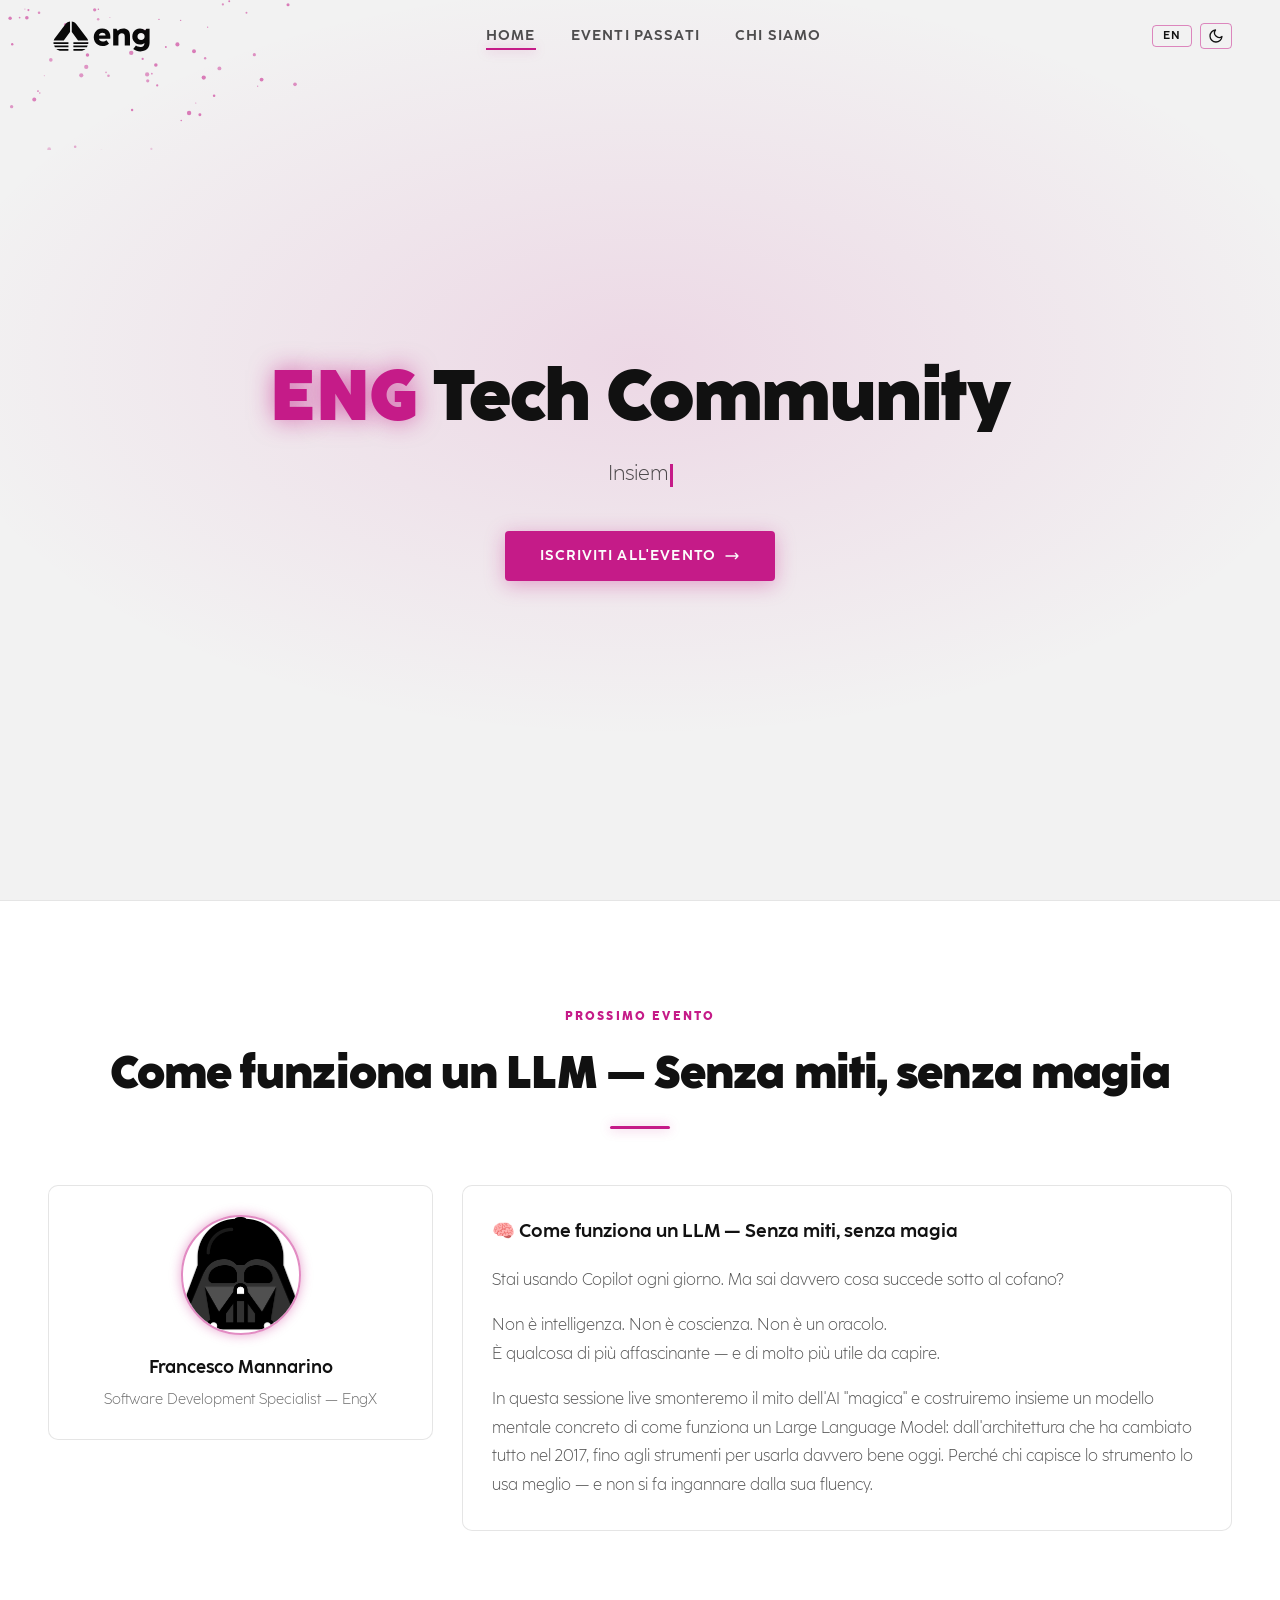
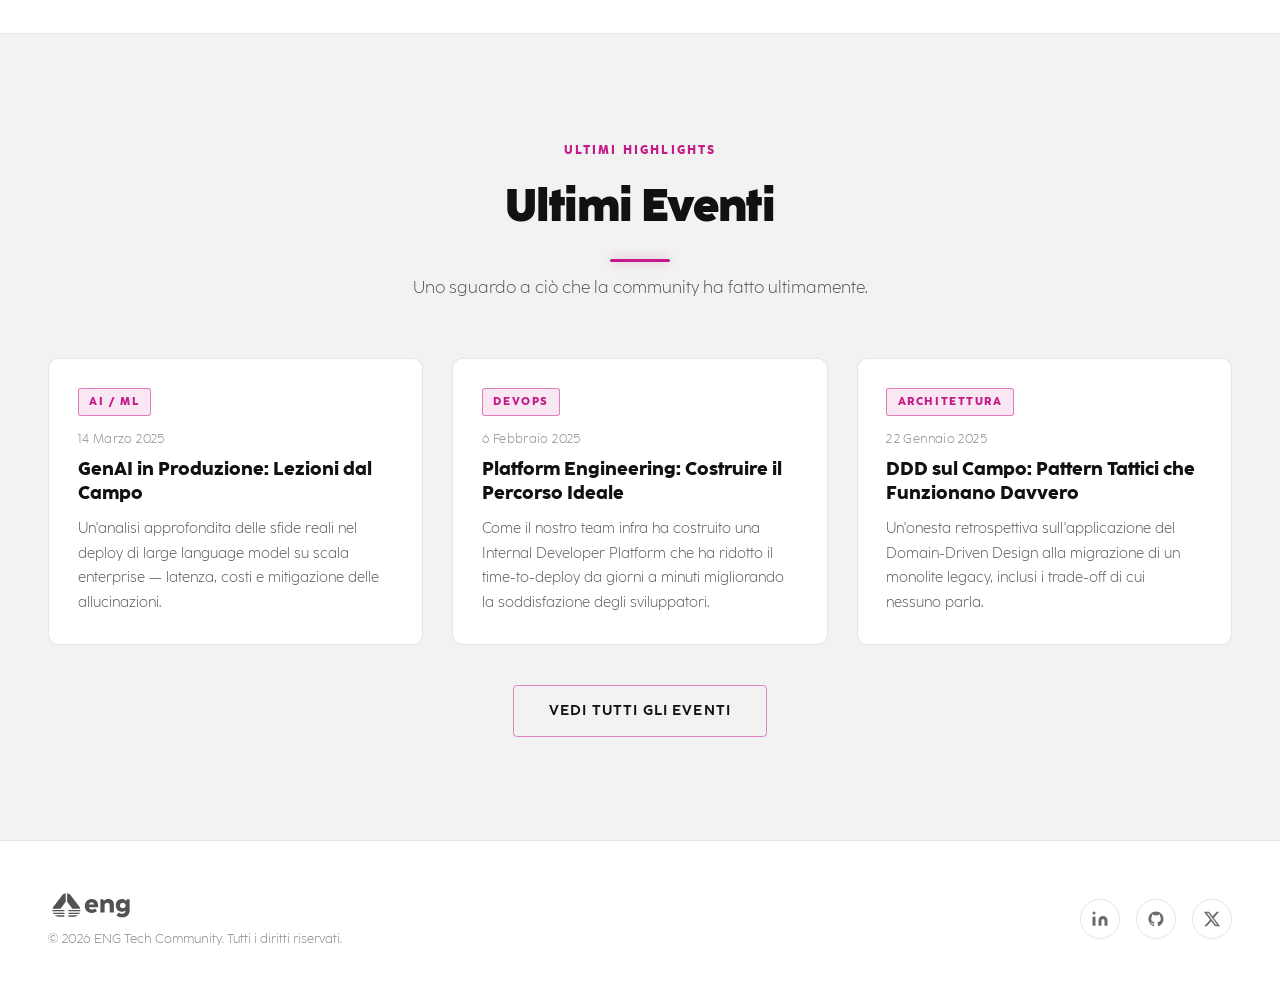
<file: index.html>
<!DOCTYPE html>
<html lang="en">
<head>
  <meta charset="UTF-8" />
  <meta name="viewport" content="width=device-width, initial-scale=1.0" />
  <meta name="description" content="ENG Tech Community — Insieme, eleviamo la tecnologia per renderla più vicina e rilevante, ogni giorno." />
  <title>ENG Tech Community</title>
  <link rel="icon" type="image/svg+xml" href="logo/logo.svg" />
  <link rel="stylesheet" href="css/style.css" />
</head>
<body data-i18n-page="home">

  <!-- ── Page Loader ──────────────────────────────────────── -->
  <div id="page-loader" role="status" aria-label="Loading page">
    <div class="loader-ring"></div>
  </div>

  <!-- ── Mobile Nav Overlay ───────────────────────────────── -->
  <div id="nav-overlay" style="display:none;position:fixed;inset:0;z-index:999;background:rgba(0,0,0,0.5);" aria-hidden="true"></div>

  <!-- ── Navbar ───────────────────────────────────────────── -->
  <header>
    <nav id="navbar" aria-label="Main navigation">
      <div class="nav-container">

        <!-- Logo -->
        <a href="index.html" class="nav-logo" aria-label="ENG Tech Community — Home">
          <img src="logo/logo.svg" alt="ENG Tech Community logo" width="40" height="40" />
        </a>

        <!-- Links -->
        <ul class="nav-links" role="list">
          <li><a href="index.html" data-i18n="nav.home">Home</a></li>
          <li><a href="eventi-passati.html" data-i18n="nav.pastEvents">Past Events</a></li>
          <li><a href="about.html" data-i18n="nav.about">About</a></li>
        </ul>

        <!-- Language + Theme Toggle -->
        <div class="nav-actions">
        <button id="lang-toggle" class="lang-toggle" aria-label="Passa all'italiano" lang="en">EN</button>

        <!-- Theme Toggle -->
        <button id="theme-toggle" class="theme-toggle" aria-label="Switch to light mode">
          <!-- Sun icon (shown in dark mode to switch to light) -->
          <svg id="theme-icon-sun" aria-hidden="true" viewBox="0 0 24 24"><circle cx="12" cy="12" r="5"/><line x1="12" y1="1" x2="12" y2="3"/><line x1="12" y1="21" x2="12" y2="23"/><line x1="4.22" y1="4.22" x2="5.64" y2="5.64"/><line x1="18.36" y1="18.36" x2="19.78" y2="19.78"/><line x1="1" y1="12" x2="3" y2="12"/><line x1="21" y1="12" x2="23" y2="12"/><line x1="4.22" y1="19.78" x2="5.64" y2="18.36"/><line x1="18.36" y1="5.64" x2="19.78" y2="4.22"/></svg>
          <!-- Moon icon (shown in light mode to switch to dark) -->
          <svg id="theme-icon-moon" aria-hidden="true" viewBox="0 0 24 24" style="display:none"><path d="M21 12.79A9 9 0 1 1 11.21 3 7 7 0 0 0 21 12.79z"/></svg>
        </button>
        </div>

        <!-- Hamburger -->
        <button class="hamburger" data-i18n-aria="nav.openMenu" aria-label="Open navigation menu" aria-expanded="false" aria-controls="nav-links">
          <span></span>
          <span></span>
          <span></span>
        </button>

      </div>
    </nav>
  </header>

  <main>

    <!-- ── Hero Section ─────────────────────────────────────── -->
    <section class="hero" aria-label="Hero">
      <!-- Particle canvas background -->
      <canvas id="hero-particles" class="hero-canvas" aria-hidden="true"></canvas>

      <div class="hero-content">
        <!-- <img
          src="logo/logo.svg"
          alt="ENG Tech Community logo"
          class="hero-logo"
          width="160"
          height="160"
          loading="eager"
        /> -->

        <h1 class="hero-title">
          <span class="highlight">ENG</span> Tech&nbsp;Community
        </h1>

        <p class="hero-subtitle">
          <span id="typing-text" data-text="Insieme, eleviamo la tecnologia per renderla più vicina e rilevante, ogni giorno." data-i18n-typing="home.heroTyping"></span>
        </p>

        <div class="hero-cta">
          <a href="https://events.teams.microsoft.com/event/5bf0c3b0-eaec-4e18-bdec-17d5df3f394e@f2d7d6c5-1bee-41ff-9e79-b372a5cce71d" class="btn btn-primary" data-i18n-aria="home.heroCta.aria" aria-label="Iscriviti all'evento" target="_blank" rel="noopener noreferrer">
            <span data-i18n="home.heroCta">Iscriviti all'evento</span>
            <svg xmlns="http://www.w3.org/2000/svg" width="16" height="16" fill="none"
                 viewBox="0 0 24 24" stroke="currentColor" stroke-width="2" aria-hidden="true">
              <path stroke-linecap="round" stroke-linejoin="round" d="M17 8l4 4m0 0l-4 4m4-4H3" />
            </svg>
          </a>
        </div>
      </div>
    </section>

    <!-- ── Prossimo Evento ──────────────────────────────────── -->
    <section class="next-event" aria-labelledby="next-event-heading">
      <div class="section-inner">

        <div class="section-header reveal">
          <span class="section-tag">Prossimo Evento</span>
          <h2 id="next-event-heading" class="section-title">Come funziona un LLM — Senza miti, senza magia</h2>
          <div class="pink-divider"></div>
        </div>

        <div class="next-event-cards reveal-stagger">

          <!-- Speaker card -->
          <article class="card next-event-speaker" aria-label="Speaker dell'evento">
            <div class="speaker-photo-wrap">
              <img class="speaker-avatar" src="logo/avatar.png" alt="Francesco Mannarino" width="80" height="80" />
            </div>
            <h3 class="speaker-name">Francesco Mannarino</h3>
            <p class="speaker-role">Software Development Specialist — EngX</p>
          </article>

          <!-- Description card -->
          <article class="card next-event-desc" aria-label="Descrizione dell'evento">
            <p class="event-desc-headline">🧠 Come funziona un LLM — Senza miti, senza magia</p>
            <p>Stai usando Copilot ogni giorno. Ma sai davvero cosa succede sotto al cofano?</p>
            <p>Non è intelligenza. Non è coscienza. Non è un oracolo.<br />È qualcosa di più affascinante — e di molto più utile da capire.</p>
            <p>In questa sessione live smonteremo il mito dell'AI "magica" e costruiremo insieme un modello mentale concreto di come funziona un Large Language Model: dall'architettura che ha cambiato tutto nel 2017, fino agli strumenti per usarla davvero bene oggi. Perché chi capisce lo strumento lo usa meglio — e non si fa ingannare dalla sua fluency.</p>
          </article>

        </div>

      </div>
    </section>

    <!-- ── Latest Events ──────────────────────────────────── -->
    <section aria-labelledby="latest-events-heading">
      <div class="section-inner">

        <div class="section-header reveal">
          <span class="section-tag" data-i18n="home.latestTag">Recent Highlights</span>
          <h2 id="latest-events-heading" class="section-title" data-i18n="home.latestTitle">Latest Events</h2>
          <div class="pink-divider"></div>
          <p class="section-desc" data-i18n="home.latestDesc">
            A glimpse at what the community has been up to lately.
          </p>
        </div>

        <div class="card-grid reveal-stagger">

          <!-- Card 1 -->
          <article class="card" data-i18n-aria="home.card1.aria" aria-label="Event: GenAI in Production">
            <span class="card-tag" data-i18n="home.card1.tag">AI / ML</span>
            <p class="card-date" data-i18n="home.card1.date">March 14, 2025</p>
            <h3 class="card-title" data-i18n="home.card1.title">GenAI in Production: Lessons from the Trenches</h3>
            <p class="card-desc" data-i18n="home.card1.desc">
              A deep dive into real-world challenges when deploying large language models
              at enterprise scale — latency, cost, and hallucination mitigation.
            </p>
          </article>

          <!-- Card 2 -->
          <article class="card" data-i18n-aria="home.card2.aria" aria-label="Event: Platform Engineering">
            <span class="card-tag" data-i18n="home.card2.tag">DevOps</span>
            <p class="card-date" data-i18n="home.card2.date">February 6, 2025</p>
            <h3 class="card-title" data-i18n="home.card2.title">Platform Engineering: Building the Golden Path</h3>
            <p class="card-desc" data-i18n="home.card2.desc">
              How our infra team built an Internal Developer Platform that reduced
              time-to-deploy from days to minutes and improved developer happiness.
            </p>
          </article>

          <!-- Card 3 -->
          <article class="card" data-i18n-aria="home.card3.aria" aria-label="Event: Domain-Driven Design">
            <span class="card-tag" data-i18n="home.card3.tag">Architecture</span>
            <p class="card-date" data-i18n="home.card3.date">January 22, 2025</p>
            <h3 class="card-title" data-i18n="home.card3.title">DDD in the Wild: Tactical Patterns That Actually Work</h3>
            <p class="card-desc" data-i18n="home.card3.desc">
              An honest retrospective on applying Domain-Driven Design to a legacy
              monolith migration, including the trade-offs nobody talks about.
            </p>
          </article>

        </div>

        <div style="text-align:center;margin-top:2.5rem;" class="reveal">
          <a href="eventi-passati.html" class="btn btn-outline" data-i18n-aria="home.seeAll.aria" aria-label="See all past events">
            <span data-i18n="home.seeAll">See All Events</span>
          </a>
        </div>

      </div>
    </section>

  </main>

  <!-- ── Footer ───────────────────────────────────────────── -->
  <footer>
    <div class="footer-inner">

      <div class="footer-brand">
        <a href="index.html" aria-label="ENG Tech Community home">
          <img src="logo/logo.svg" alt="ENG Tech Community" loading="lazy" />
        </a>
        <p data-i18n="footer.copy">&copy; 2026 ENG Tech Community. All rights reserved.</p>
      </div>

      <nav aria-label="Social links">
        <ul class="footer-social" role="list">
          <li>
            <a href="#" class="social-link" aria-label="LinkedIn">
              <svg xmlns="http://www.w3.org/2000/svg" width="18" height="18" viewBox="0 0 24 24"
                   fill="currentColor" aria-hidden="true">
                <path d="M16 8a6 6 0 016 6v7h-4v-7a2 2 0 00-2-2 2 2 0 00-2 2v7h-4v-7a6 6 0 016-6zM2 9h4v12H2z"/>
                <circle cx="4" cy="4" r="2"/>
              </svg>
            </a>
          </li>
          <li>
            <a href="#" class="social-link" aria-label="GitHub">
              <svg xmlns="http://www.w3.org/2000/svg" width="18" height="18" viewBox="0 0 24 24"
                   fill="currentColor" aria-hidden="true">
                <path d="M12 2C6.477 2 2 6.484 2 12.017c0 4.425 2.865 8.18 6.839 9.504.5.092.682-.217.682-.483
                0-.237-.008-.868-.013-1.703-2.782.605-3.369-1.343-3.369-1.343-.454-1.158-1.11-1.466-1.11-1.466
                -.908-.62.069-.608.069-.608 1.003.07 1.531 1.032 1.531 1.032.892 1.53 2.341 1.088 2.91.832
                .092-.647.35-1.088.636-1.338-2.22-.253-4.555-1.113-4.555-4.951 0-1.093.39-1.988 1.029-2.688
                -.103-.253-.446-1.272.098-2.65 0 0 .84-.27 2.75 1.026A9.564 9.564 0 0112 6.844c.85.004 1.705.115
                2.504.337 1.909-1.296 2.747-1.027 2.747-1.027.546 1.379.202 2.398.1 2.651.64.7 1.028 1.595
                1.028 2.688 0 3.848-2.339 4.695-4.566 4.943.359.309.678.92.678 1.855 0 1.338-.012 2.419-.012
                2.747 0 .268.18.58.688.482A10.019 10.019 0 0022 12.017C22 6.484 17.522 2 12 2z"/>
              </svg>
            </a>
          </li>
          <li>
            <a href="#" class="social-link" aria-label="Twitter / X">
              <svg xmlns="http://www.w3.org/2000/svg" width="18" height="18" viewBox="0 0 24 24"
                   fill="currentColor" aria-hidden="true">
                <path d="M18.244 2.25h3.308l-7.227 8.26 8.502 11.24H16.17l-5.214-6.817L4.99 21.75H1.68
                l7.73-8.835L1.254 2.25H8.08l4.713 6.231zm-1.161 17.52h1.833L7.084 4.126H5.117z"/>
              </svg>
            </a>
          </li>
        </ul>
      </nav>

    </div>
  </footer>

  <script src="js/i18n.js"></script>
  <script src="js/main.js"></script>
</body>
</html>
</file>
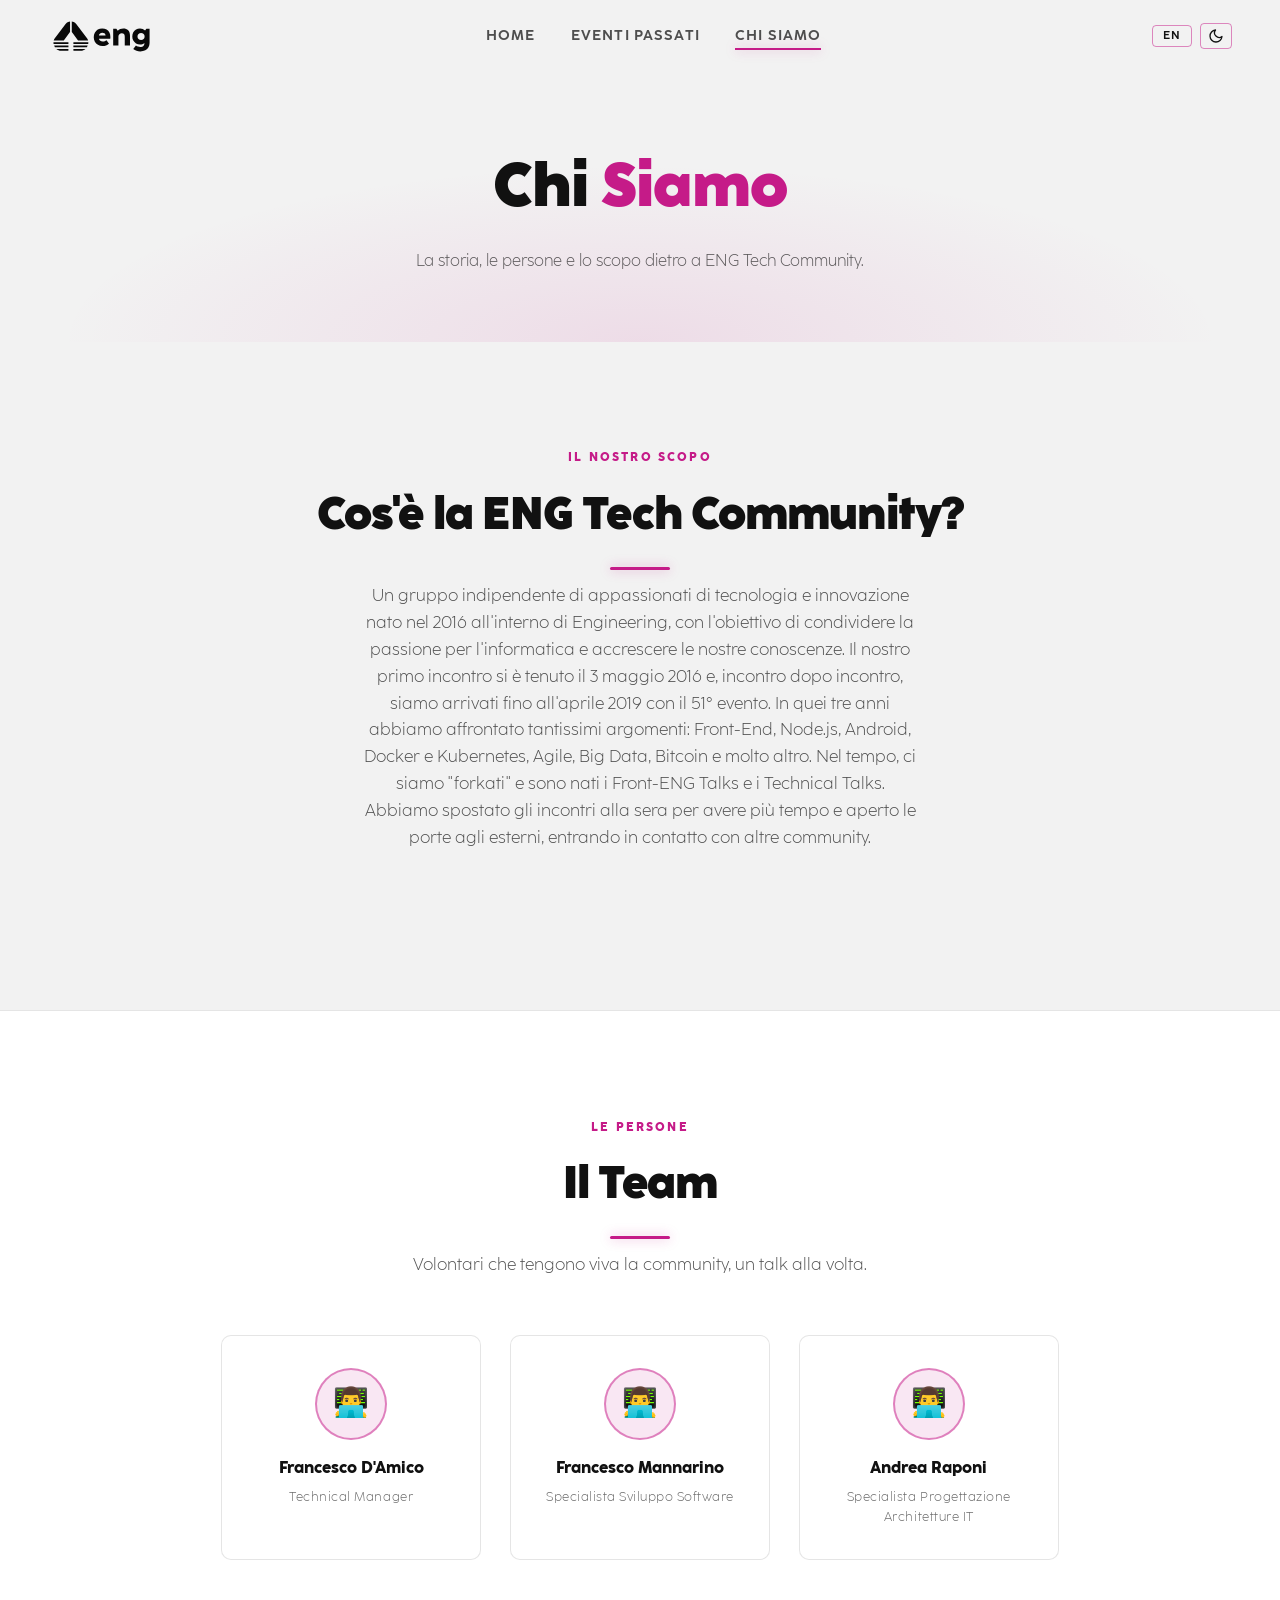
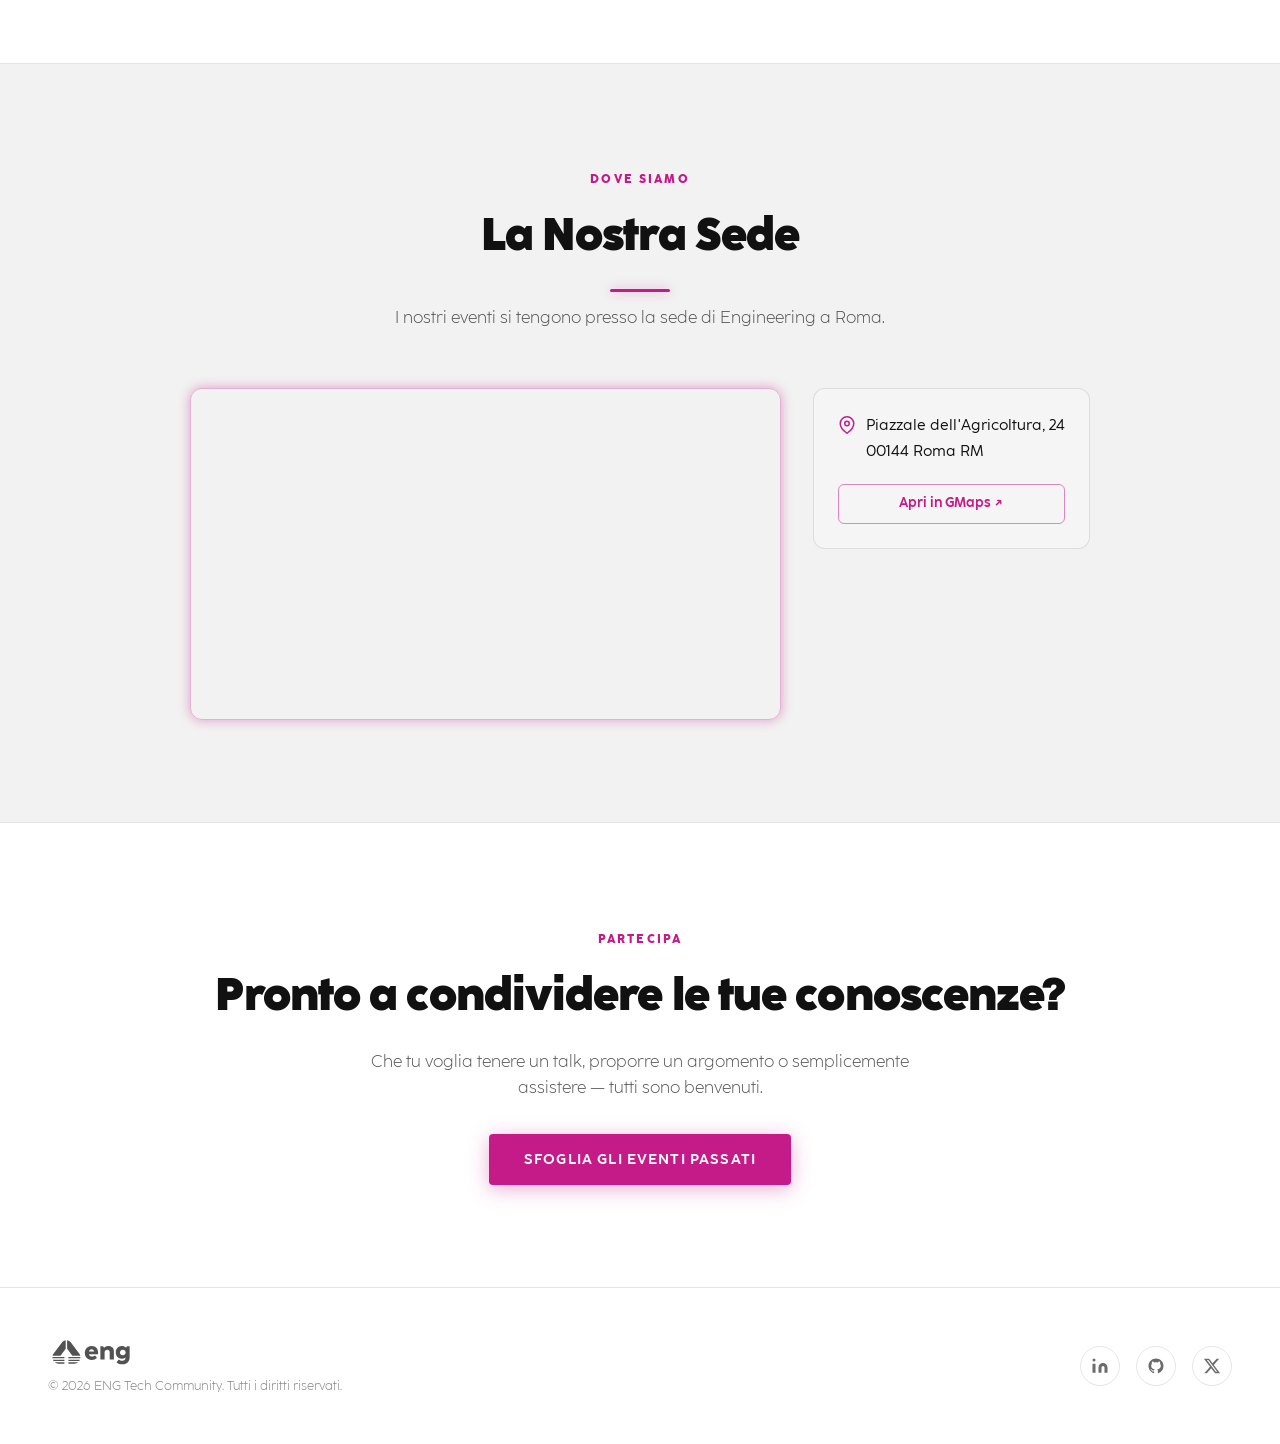
<file: about.html>
<!DOCTYPE html>
<html lang="en">
<head>
  <meta charset="UTF-8" />
  <meta name="viewport" content="width=device-width, initial-scale=1.0" />
  <meta name="description" content="About ENG Tech Community — our mission, vision, team and story." />
  <title>About — ENG Tech Community</title>
  <link rel="icon" type="image/svg+xml" href="logo/logo.svg" />
  <link rel="stylesheet" href="css/style.css" />
</head>
<body data-i18n-page="about">

  <!-- ── Page Loader ──────────────────────────────────────── -->
  <div id="page-loader" role="status" aria-label="Loading page">
    <div class="loader-ring"></div>
  </div>

  <!-- ── Mobile Nav Overlay ───────────────────────────────── -->
  <div id="nav-overlay" style="display:none;position:fixed;inset:0;z-index:999;background:rgba(0,0,0,0.5);" aria-hidden="true"></div>

  <!-- ── Navbar ───────────────────────────────────────────── -->
  <header>
    <nav id="navbar" aria-label="Main navigation">
      <div class="nav-container">
        <a href="index.html" class="nav-logo" aria-label="ENG Tech Community — Home">
          <img src="logo/logo.svg" alt="ENG Tech Community logo" width="40" height="40" />
        </a>
        <ul class="nav-links" role="list">
          <li><a href="index.html" data-i18n="nav.home">Home</a></li>
          <li><a href="eventi-passati.html" data-i18n="nav.pastEvents">Past Events</a></li>
          <li><a href="about.html" data-i18n="nav.about">About</a></li>
        </ul>
        <!-- Language + Theme Toggle -->
        <div class="nav-actions">
        <button id="lang-toggle" class="lang-toggle" aria-label="Passa all'italiano" lang="en">EN</button>
        <!-- Theme Toggle -->
        <button id="theme-toggle" class="theme-toggle" aria-label="Switch to light mode">
          <svg id="theme-icon-sun" aria-hidden="true" viewBox="0 0 24 24"><circle cx="12" cy="12" r="5"/><line x1="12" y1="1" x2="12" y2="3"/><line x1="12" y1="21" x2="12" y2="23"/><line x1="4.22" y1="4.22" x2="5.64" y2="5.64"/><line x1="18.36" y1="18.36" x2="19.78" y2="19.78"/><line x1="1" y1="12" x2="3" y2="12"/><line x1="21" y1="12" x2="23" y2="12"/><line x1="4.22" y1="19.78" x2="5.64" y2="18.36"/><line x1="18.36" y1="5.64" x2="19.78" y2="4.22"/></svg>
          <svg id="theme-icon-moon" aria-hidden="true" viewBox="0 0 24 24" style="display:none"><path d="M21 12.79A9 9 0 1 1 11.21 3 7 7 0 0 0 21 12.79z"/></svg>
        </button>
        </div>
        <button class="hamburger" data-i18n-aria="nav.openMenu" aria-label="Open navigation menu" aria-expanded="false">
          <span></span><span></span><span></span>
        </button>
      </div>
    </nav>
  </header>

  <main>

    <!-- ── Page Hero ────────────────────────────────────────── -->
    <section class="page-hero" aria-label="Page header">
      <div class="page-hero-content">
        <h1 class="page-hero-title" data-i18n-html="about.heroTitle">Who <span style="color:var(--eng-tech-pink);">We Are</span></h1>
        <p class="page-hero-sub" data-i18n="about.heroSub">The story, the people and the purpose behind ENG Tech Community.</p>
      </div>
    </section>

    <!-- ── Mission / Vision ─────────────────────────────────── -->
    <section aria-labelledby="mission-heading">
      <div class="section-inner">

        <div class="section-header reveal">
          <span class="section-tag" data-i18n="about.purposeTag">Our Purpose</span>
          <h2 id="mission-heading" class="section-title" data-i18n="about.missionTitle">What is ENG Tech Community?</h2>
          <div class="pink-divider"></div>
          <p class="section-desc" data-i18n="about.missionDesc">
            An independent group of technology and innovation enthusiasts born in 2016 within Engineering.
          </p>
        </div>

      </div>
    </section>

    <!-- ── Team Placeholder ──────────────────────────────────── -->
    <section style="background:var(--eng-surface);border-top:1px solid var(--eng-border);border-bottom:1px solid var(--eng-border);"
             aria-labelledby="team-heading">
      <div class="section-inner">

        <div class="section-header reveal">
          <span class="section-tag" data-i18n="about.teamTag">The People</span>
          <h2 id="team-heading" class="section-title" data-i18n="about.teamTitle">Meet the Team</h2>
          <div class="pink-divider"></div>
          <p class="section-desc" data-i18n="about.teamDesc">
            Volunteers who keep the community alive, one talk at a time.
          </p>
        </div>

        <div class="team-grid reveal-stagger">

          <div class="team-card">
            <div class="team-avatar" aria-hidden="true">👨‍💻</div>
            <p class="team-name">Francesco D'Amico</p>
            <p class="team-role" data-i18n="about.role.technicalManager">Technical Manager</p>
          </div>

          <div class="team-card">
            <div class="team-avatar" aria-hidden="true">👨‍💻</div>
            <p class="team-name">Francesco Mannarino</p>
            <p class="team-role" data-i18n="about.role.softwareDevSpecialist">Software Development Specialist</p>
          </div>

          <div class="team-card">
            <div class="team-avatar" aria-hidden="true">👨‍💻</div>
            <p class="team-name">Andrea Raponi</p>
            <p class="team-role" data-i18n="about.role.itArchDesignSpecialist">IT Architecture Design Specialist</p>
          </div>

        </div>

      </div>
    </section>

    <!-- ── Dove Siamo ───────────────────────────────────────── -->
    <section aria-labelledby="location-heading">
      <div class="section-inner">

        <div class="section-header reveal">
          <span class="section-tag" data-i18n="about.locationTag">Where We Are</span>
          <h2 id="location-heading" class="section-title" data-i18n="about.locationTitle">Find Us</h2>
          <div class="pink-divider"></div>
          <p class="section-desc" data-i18n="about.locationDesc">
            Our events are held at the Engineering headquarters in Rome.
          </p>
        </div>

        <div class="location-wrap reveal">
          <div class="location-map">
            <iframe
              title="ENG Tech Community — sede di Roma"
              src="https://www.openstreetmap.org/export/embed.html?bbox=12.469055950641634%2C41.83624633156907%2C12.473921477794649%2C41.83846450721074&amp;layer=mapnik&amp;marker=41.837355%2C12.471488"
              loading="lazy"
              allowfullscreen
              aria-label="Mappa OpenStreetMap della sede ENG, Piazzale dell'Agricoltura 24, Roma"></iframe>
          </div>
          <div class="location-info">
            <p class="location-address">
              <svg xmlns="http://www.w3.org/2000/svg" width="18" height="18" viewBox="0 0 24 24"
                   fill="none" stroke="currentColor" stroke-width="2" stroke-linecap="round"
                   stroke-linejoin="round" aria-hidden="true">
                <path d="M21 10c0 7-9 13-9 13s-9-6-9-13a9 9 0 0 1 18 0z"/><circle cx="12" cy="10" r="3"/>
              </svg>
              Piazzale dell'Agricoltura, 24<br />00144 Roma RM
            </p>
            <a class="location-open-map"
               href="https://maps.app.goo.gl/8W8DghS6UiJZtnSo8"
               target="_blank"
               rel="noopener noreferrer"
               data-i18n="about.locationOpenMap"
               aria-label="Apri la mappa in Google Maps (nuova scheda)">
              Open in GMaps ↗
            </a>
          </div>
        </div>

      </div>
    </section>

    <!-- ── CTA Banner ────────────────────────────────────────── -->
    <section style="background:var(--eng-surface);border-top:1px solid var(--eng-border);"
             aria-label="Call to action">
      <div class="section-inner" style="text-align:center;">
        <div class="reveal">
          <span class="section-tag" data-i18n="about.ctaTag">Get Involved</span>
          <h2 class="section-title" style="margin-bottom:1rem;" data-i18n="about.ctaTitle">Ready to share your knowledge?</h2>
          <p class="section-desc" style="margin-bottom:2rem;" data-i18n="about.ctaDesc">
            Whether you want to give a talk, propose a topic or just attend —
            everyone is welcome.
          </p>
          <a href="eventi-passati.html" class="btn btn-primary" data-i18n-aria="about.ctaBtn.aria" aria-label="Browse past events">
            <span data-i18n="about.ctaBtn">Browse Past Events</span>
          </a>
        </div>
      </div>
    </section>

  </main>

  <!-- ── Footer ───────────────────────────────────────────── -->
  <footer>
    <div class="footer-inner">
      <div class="footer-brand">
        <a href="index.html" aria-label="ENG Tech Community home">
          <img src="logo/logo.svg" alt="ENG Tech Community" loading="lazy" />
        </a>
        <p data-i18n="footer.copy">&copy; 2026 ENG Tech Community. All rights reserved.</p>
      </div>
      <nav aria-label="Social links">
        <ul class="footer-social" role="list">
          <li>
            <a href="#" class="social-link" aria-label="LinkedIn">
              <svg xmlns="http://www.w3.org/2000/svg" width="18" height="18" viewBox="0 0 24 24"
                   fill="currentColor" aria-hidden="true">
                <path d="M16 8a6 6 0 016 6v7h-4v-7a2 2 0 00-2-2 2 2 0 00-2 2v7h-4v-7a6 6 0 016-6zM2 9h4v12H2z"/>
                <circle cx="4" cy="4" r="2"/>
              </svg>
            </a>
          </li>
          <li>
            <a href="#" class="social-link" aria-label="GitHub">
              <svg xmlns="http://www.w3.org/2000/svg" width="18" height="18" viewBox="0 0 24 24"
                   fill="currentColor" aria-hidden="true">
                <path d="M12 2C6.477 2 2 6.484 2 12.017c0 4.425 2.865 8.18 6.839 9.504.5.092.682-.217.682-.483
                0-.237-.008-.868-.013-1.703-2.782.605-3.369-1.343-3.369-1.343-.454-1.158-1.11-1.466-1.11-1.466
                -.908-.62.069-.608.069-.608 1.003.07 1.531 1.032 1.531 1.032.892 1.53 2.341 1.088 2.91.832
                .092-.647.35-1.088.636-1.338-2.22-.253-4.555-1.113-4.555-4.951 0-1.093.39-1.988 1.029-2.688
                -.103-.253-.446-1.272.098-2.65 0 0 .84-.27 2.75 1.026A9.564 9.564 0 0112 6.844c.85.004 1.705.115
                2.504.337 1.909-1.296 2.747-1.027 2.747-1.027.546 1.379.202 2.398.1 2.651.64.7 1.028 1.595
                1.028 2.688 0 3.848-2.339 4.695-4.566 4.943.359.309.678.92.678 1.855 0 1.338-.012 2.419-.012
                2.747 0 .268.18.58.688.482A10.019 10.019 0 0022 12.017C22 6.484 17.522 2 12 2z"/>
              </svg>
            </a>
          </li>
          <li>
            <a href="#" class="social-link" aria-label="Twitter / X">
              <svg xmlns="http://www.w3.org/2000/svg" width="18" height="18" viewBox="0 0 24 24"
                   fill="currentColor" aria-hidden="true">
                <path d="M18.244 2.25h3.308l-7.227 8.26 8.502 11.24H16.17l-5.214-6.817L4.99 21.75H1.68
                l7.73-8.835L1.254 2.25H8.08l4.713 6.231zm-1.161 17.52h1.833L7.084 4.126H5.117z"/>
              </svg>
            </a>
          </li>
        </ul>
      </nav>
    </div>
  </footer>

  <script src="js/i18n.js"></script>
  <script src="js/main.js"></script>
</body>
</html>
</file>
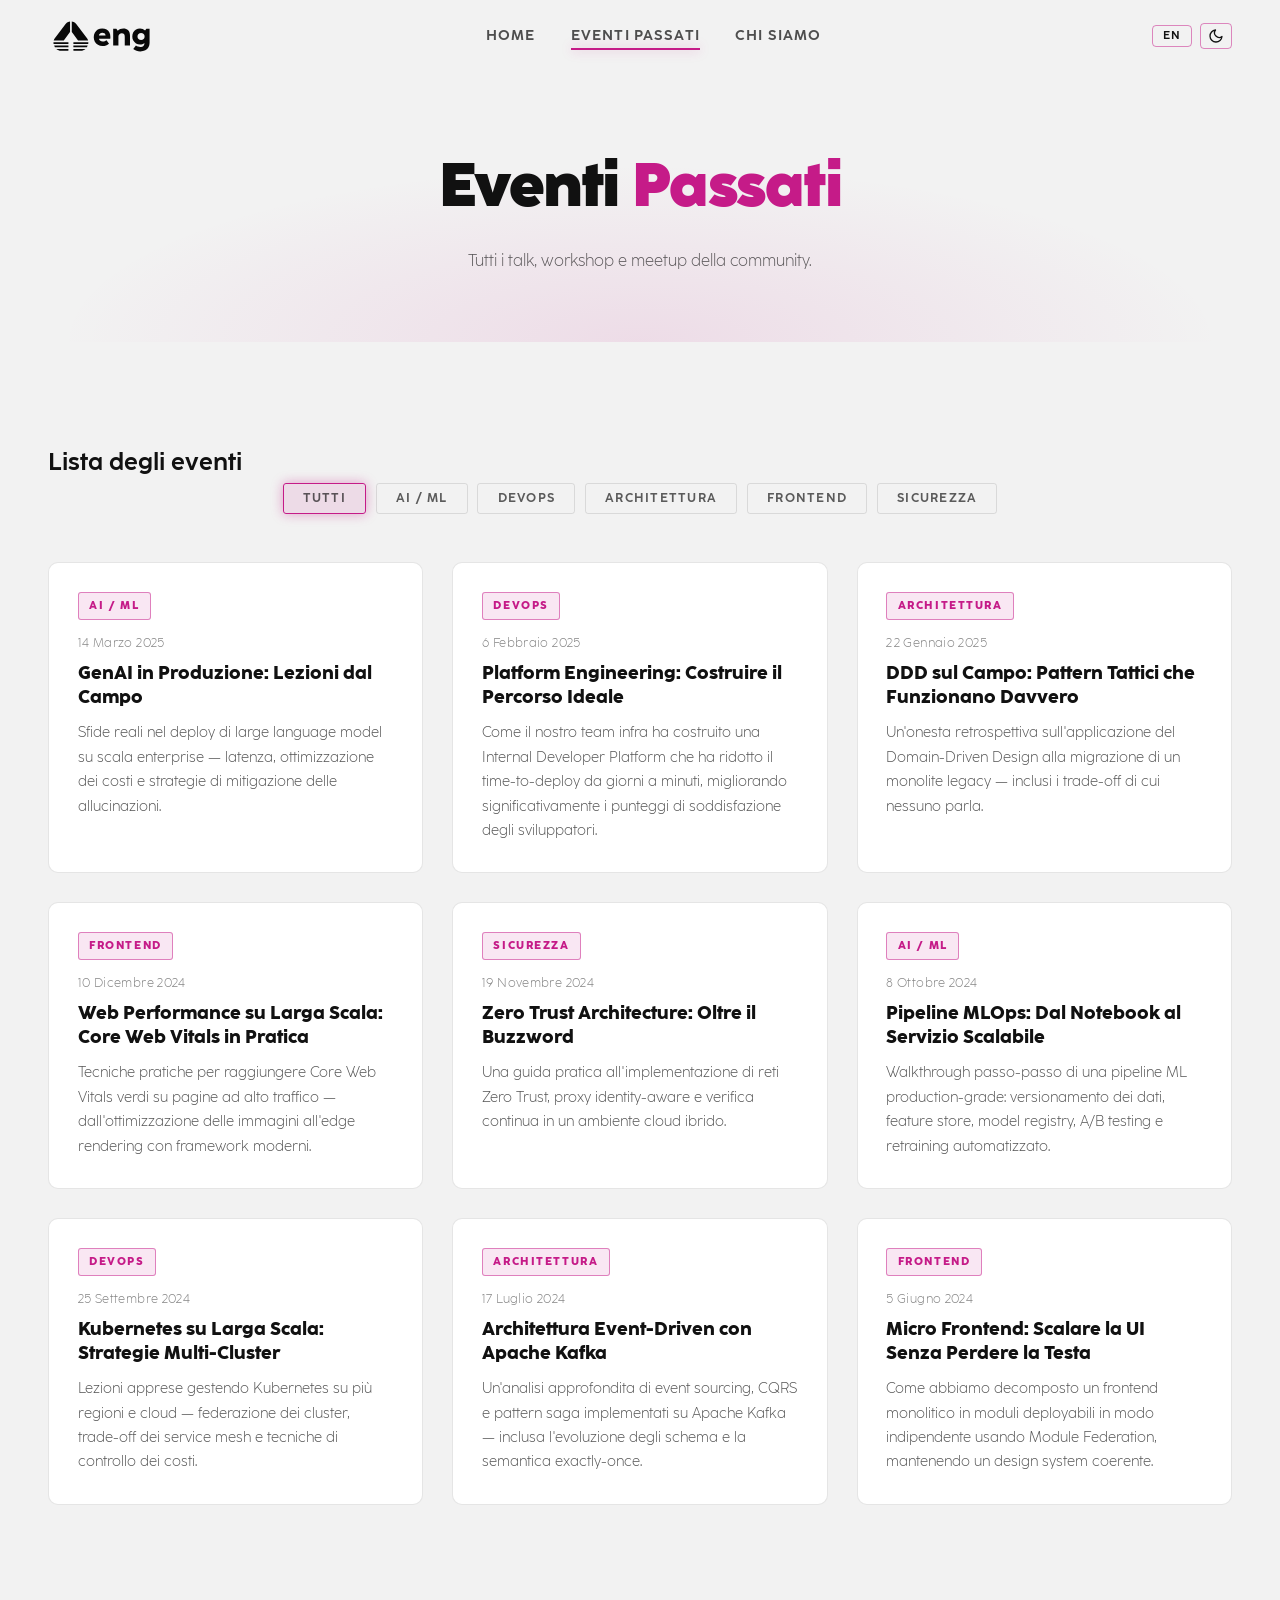
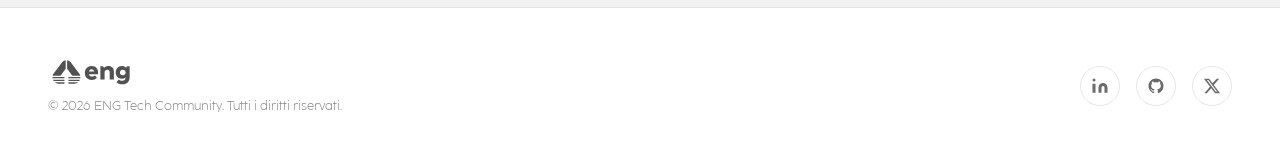
<file: eventi-passati.html>
<!DOCTYPE html>
<html lang="en">
<head>
  <meta charset="UTF-8" />
  <meta name="viewport" content="width=device-width, initial-scale=1.0" />
  <meta name="description" content="ENG Tech Community — Browse all past events, talks and workshops." />
  <title>Past Events — ENG Tech Community</title>
  <link rel="icon" type="image/svg+xml" href="logo/logo.svg" />
  <link rel="stylesheet" href="css/style.css" />
</head>
<body data-i18n-page="events">

  <!-- ── Page Loader ──────────────────────────────────────── -->
  <div id="page-loader" role="status" aria-label="Loading page">
    <div class="loader-ring"></div>
  </div>

  <!-- ── Mobile Nav Overlay ───────────────────────────────── -->
  <div id="nav-overlay" style="display:none;position:fixed;inset:0;z-index:999;background:rgba(0,0,0,0.5);" aria-hidden="true"></div>

  <!-- ── Navbar ───────────────────────────────────────────── -->
  <header>
    <nav id="navbar" aria-label="Main navigation">
      <div class="nav-container">
        <a href="index.html" class="nav-logo" aria-label="ENG Tech Community — Home">
          <img src="logo/logo.svg" alt="ENG Tech Community logo" width="40" height="40" />
        </a>
        <ul class="nav-links" role="list">
          <li><a href="index.html" data-i18n="nav.home">Home</a></li>
          <li><a href="eventi-passati.html" data-i18n="nav.pastEvents">Past Events</a></li>
          <li><a href="about.html" data-i18n="nav.about">About</a></li>
        </ul>
        <!-- Language + Theme Toggle -->
        <div class="nav-actions">
        <button id="lang-toggle" class="lang-toggle" aria-label="Passa all'italiano" lang="en">EN</button>
        <!-- Theme Toggle -->
        <button id="theme-toggle" class="theme-toggle" aria-label="Switch to light mode">
          <svg id="theme-icon-sun" aria-hidden="true" viewBox="0 0 24 24"><circle cx="12" cy="12" r="5"/><line x1="12" y1="1" x2="12" y2="3"/><line x1="12" y1="21" x2="12" y2="23"/><line x1="4.22" y1="4.22" x2="5.64" y2="5.64"/><line x1="18.36" y1="18.36" x2="19.78" y2="19.78"/><line x1="1" y1="12" x2="3" y2="12"/><line x1="21" y1="12" x2="23" y2="12"/><line x1="4.22" y1="19.78" x2="5.64" y2="18.36"/><line x1="18.36" y1="5.64" x2="19.78" y2="4.22"/></svg>
          <svg id="theme-icon-moon" aria-hidden="true" viewBox="0 0 24 24" style="display:none"><path d="M21 12.79A9 9 0 1 1 11.21 3 7 7 0 0 0 21 12.79z"/></svg>
        </button>
        </div>
        <button class="hamburger" data-i18n-aria="nav.openMenu" aria-label="Open navigation menu" aria-expanded="false">
          <span></span><span></span><span></span>
        </button>
      </div>
    </nav>
  </header>

  <main>

    <!-- ── Page Hero ────────────────────────────────────────── -->
    <section class="page-hero" aria-label="Page header">
      <div class="page-hero-content">
        <h1 class="page-hero-title" data-i18n-html="events.heroTitle">Past <span style="color:var(--eng-tech-pink);">Events</span></h1>
        <p class="page-hero-sub" data-i18n="events.heroSub">All the talks, workshops and meetups from the community.</p>
      </div>
    </section>

    <!-- ── Events Grid ──────────────────────────────────────── -->
    <section aria-labelledby="events-heading">
      <div class="section-inner">

        <h2 id="events-heading" class="sr-only" data-i18n="events.list">Events list</h2>

        <!-- Filter Bar -->
        <div class="filter-bar reveal" role="group" data-i18n-aria="events.filter.aria" aria-label="Filter events by category">
          <button class="filter-btn active" data-filter="all" aria-pressed="true" data-i18n="events.filter.all">All</button>
          <button class="filter-btn" data-filter="ai-ml" aria-pressed="false" data-i18n="events.filter.aiml">AI / ML</button>
          <button class="filter-btn" data-filter="devops" aria-pressed="false" data-i18n="events.filter.devops">DevOps</button>
          <button class="filter-btn" data-filter="architecture" aria-pressed="false" data-i18n="events.filter.architecture">Architecture</button>
          <button class="filter-btn" data-filter="frontend" aria-pressed="false" data-i18n="events.filter.frontend">Frontend</button>
          <button class="filter-btn" data-filter="security" aria-pressed="false" data-i18n="events.filter.security">Security</button>
        </div>

        <!-- Cards -->
        <div class="card-grid reveal-stagger" id="events-grid">

          <!-- 1 -->
          <article class="card event-card" data-category="ai-ml" data-i18n-aria="events.card1.aria" aria-label="GenAI in Production">
            <span class="card-tag" data-i18n="events.card1.tag">AI / ML</span>
            <p class="card-date" data-i18n="events.card1.date">March 14, 2025</p>
            <h3 class="card-title" data-i18n="events.card1.title">GenAI in Production: Lessons from the Trenches</h3>
            <p class="card-desc" data-i18n="events.card1.desc">
              Real-world challenges when deploying large language models at enterprise scale —
              latency, cost optimisation and hallucination mitigation strategies.
            </p>
          </article>

          <!-- 2 -->
          <article class="card event-card" data-category="devops" data-i18n-aria="events.card2.aria" aria-label="Platform Engineering">
            <span class="card-tag" data-i18n="events.card2.tag">DevOps</span>
            <p class="card-date" data-i18n="events.card2.date">February 6, 2025</p>
            <h3 class="card-title" data-i18n="events.card2.title">Platform Engineering: Building the Golden Path</h3>
            <p class="card-desc" data-i18n="events.card2.desc">
              How our infra team built an Internal Developer Platform that cut time-to-deploy
              from days to minutes and significantly improved developer happiness scores.
            </p>
          </article>

          <!-- 3 -->
          <article class="card event-card" data-category="architecture" data-i18n-aria="events.card3.aria" aria-label="Domain-Driven Design">
            <span class="card-tag" data-i18n="events.card3.tag">Architecture</span>
            <p class="card-date" data-i18n="events.card3.date">January 22, 2025</p>
            <h3 class="card-title" data-i18n="events.card3.title">DDD in the Wild: Tactical Patterns That Actually Work</h3>
            <p class="card-desc" data-i18n="events.card3.desc">
              An honest retrospective on applying Domain-Driven Design to a legacy
              monolith migration — including the trade-offs nobody on Medium talks about.
            </p>
          </article>

          <!-- 4 -->
          <article class="card event-card" data-category="frontend" data-i18n-aria="events.card4.aria" aria-label="Web Performance">
            <span class="card-tag" data-i18n="events.card4.tag">Frontend</span>
            <p class="card-date" data-i18n="events.card4.date">December 10, 2024</p>
            <h3 class="card-title" data-i18n="events.card4.title">Web Performance at Scale: Core Web Vitals in Practice</h3>
            <p class="card-desc" data-i18n="events.card4.desc">
              Practical techniques to achieve green Core Web Vitals on high-traffic pages —
              from image optimisation to edge rendering with modern frameworks.
            </p>
          </article>

          <!-- 5 -->
          <article class="card event-card" data-category="security" data-i18n-aria="events.card5.aria" aria-label="Zero Trust Architecture">
            <span class="card-tag" data-i18n="events.card5.tag">Security</span>
            <p class="card-date" data-i18n="events.card5.date">November 19, 2024</p>
            <h3 class="card-title" data-i18n="events.card5.title">Zero Trust Architecture: Beyond the Buzzword</h3>
            <p class="card-desc" data-i18n="events.card5.desc">
              A practical implementation guide to Zero Trust networks, identity-aware
              proxies and continuous verification in a hybrid cloud environment.
            </p>
          </article>

          <!-- 6 -->
          <article class="card event-card" data-category="ai-ml" data-i18n-aria="events.card6.aria" aria-label="MLOps Pipelines">
            <span class="card-tag" data-i18n="events.card6.tag">AI / ML</span>
            <p class="card-date" data-i18n="events.card6.date">October 8, 2024</p>
            <h3 class="card-title" data-i18n="events.card6.title">MLOps Pipelines: From Notebook to Scalable Service</h3>
            <p class="card-desc" data-i18n="events.card6.desc">
              Step-by-step walkthrough of a production-grade ML pipeline: data versioning,
              feature stores, model registry, A/B testing and automated retraining.
            </p>
          </article>

          <!-- 7 -->
          <article class="card event-card" data-category="devops" data-i18n-aria="events.card7.aria" aria-label="Kubernetes at Scale">
            <span class="card-tag" data-i18n="events.card7.tag">DevOps</span>
            <p class="card-date" data-i18n="events.card7.date">September 25, 2024</p>
            <h3 class="card-title" data-i18n="events.card7.title">Kubernetes at Scale: Multi-Cluster Strategies</h3>
            <p class="card-desc" data-i18n="events.card7.desc">
              Lessons learned running Kubernetes across multiple regions and clouds —
              cluster federation, service mesh trade-offs and cost control techniques.
            </p>
          </article>

          <!-- 8 -->
          <article class="card event-card" data-category="architecture" data-i18n-aria="events.card8.aria" aria-label="Event-Driven Architecture">
            <span class="card-tag" data-i18n="events.card8.tag">Architecture</span>
            <p class="card-date" data-i18n="events.card8.date">July 17, 2024</p>
            <h3 class="card-title" data-i18n="events.card8.title">Event-Driven Architecture with Apache Kafka</h3>
            <p class="card-desc" data-i18n="events.card8.desc">
              A deep-dive into event sourcing, CQRS and saga patterns implemented on
              Apache Kafka — including schema evolution and exactly-once semantics.
            </p>
          </article>

          <!-- 9 -->
          <article class="card event-card" data-category="frontend" data-i18n-aria="events.card9.aria" aria-label="Micro Frontends">
            <span class="card-tag" data-i18n="events.card9.tag">Frontend</span>
            <p class="card-date" data-i18n="events.card9.date">June 5, 2024</p>
            <h3 class="card-title" data-i18n="events.card9.title">Micro Frontends: Scaling UI Without Losing Your Mind</h3>
            <p class="card-desc" data-i18n="events.card9.desc">
              How we decomposed a monolithic frontend into independently deployable modules
              using Module Federation, while keeping a consistent design system.
            </p>
          </article>

        </div>

      </div>
    </section>

  </main>

  <!-- ── Footer ───────────────────────────────────────────── -->
  <footer>
    <div class="footer-inner">
      <div class="footer-brand">
        <a href="index.html" aria-label="ENG Tech Community home">
          <img src="logo/logo.svg" alt="ENG Tech Community" loading="lazy" />
        </a>
        <p data-i18n="footer.copy">&copy; 2026 ENG Tech Community. All rights reserved.</p>
      </div>
      <nav aria-label="Social links">
        <ul class="footer-social" role="list">
          <li>
            <a href="#" class="social-link" aria-label="LinkedIn">
              <svg xmlns="http://www.w3.org/2000/svg" width="18" height="18" viewBox="0 0 24 24"
                   fill="currentColor" aria-hidden="true">
                <path d="M16 8a6 6 0 016 6v7h-4v-7a2 2 0 00-2-2 2 2 0 00-2 2v7h-4v-7a6 6 0 016-6zM2 9h4v12H2z"/>
                <circle cx="4" cy="4" r="2"/>
              </svg>
            </a>
          </li>
          <li>
            <a href="#" class="social-link" aria-label="GitHub">
              <svg xmlns="http://www.w3.org/2000/svg" width="18" height="18" viewBox="0 0 24 24"
                   fill="currentColor" aria-hidden="true">
                <path d="M12 2C6.477 2 2 6.484 2 12.017c0 4.425 2.865 8.18 6.839 9.504.5.092.682-.217.682-.483
                0-.237-.008-.868-.013-1.703-2.782.605-3.369-1.343-3.369-1.343-.454-1.158-1.11-1.466-1.11-1.466
                -.908-.62.069-.608.069-.608 1.003.07 1.531 1.032 1.531 1.032.892 1.53 2.341 1.088 2.91.832
                .092-.647.35-1.088.636-1.338-2.22-.253-4.555-1.113-4.555-4.951 0-1.093.39-1.988 1.029-2.688
                -.103-.253-.446-1.272.098-2.65 0 0 .84-.27 2.75 1.026A9.564 9.564 0 0112 6.844c.85.004 1.705.115
                2.504.337 1.909-1.296 2.747-1.027 2.747-1.027.546 1.379.202 2.398.1 2.651.64.7 1.028 1.595
                1.028 2.688 0 3.848-2.339 4.695-4.566 4.943.359.309.678.92.678 1.855 0 1.338-.012 2.419-.012
                2.747 0 .268.18.58.688.482A10.019 10.019 0 0022 12.017C22 6.484 17.522 2 12 2z"/>
              </svg>
            </a>
          </li>
          <li>
            <a href="#" class="social-link" aria-label="Twitter / X">
              <svg xmlns="http://www.w3.org/2000/svg" width="18" height="18" viewBox="0 0 24 24"
                   fill="currentColor" aria-hidden="true">
                <path d="M18.244 2.25h3.308l-7.227 8.26 8.502 11.24H16.17l-5.214-6.817L4.99 21.75H1.68
                l7.73-8.835L1.254 2.25H8.08l4.713 6.231zm-1.161 17.52h1.833L7.084 4.126H5.117z"/>
              </svg>
            </a>
          </li>
        </ul>
      </nav>
    </div>
  </footer>

  <script src="js/i18n.js"></script>
  <script src="js/main.js"></script>

  <!-- Filter button aria-pressed sync -->
  <script>
    document.querySelectorAll('.filter-btn').forEach(btn => {
      btn.addEventListener('click', function () {
        document.querySelectorAll('.filter-btn').forEach(b => b.setAttribute('aria-pressed', 'false'));
        this.setAttribute('aria-pressed', 'true');
      });
    });
  </script>

</body>
</html>
</file>
<file: css/style.css>
/* ============================================================
   ENG Tech Community — Main Stylesheet
   ============================================================ */

/* ── Font Face ─────────────────────────────────────────────── */
@font-face {
  font-family: 'CocoEng';
  src: url('../font/CocoEng-Regular.ttf') format('truetype');
  font-weight: 400;
  font-style: normal;
  font-display: swap;
}
@font-face {
  font-family: 'CocoEng';
  src: url('../font/CocoEng-Italic.ttf') format('truetype');
  font-weight: 400;
  font-style: italic;
  font-display: swap;
}
@font-face {
  font-family: 'CocoEng';
  src: url('../font/CocoEng-Light.ttf') format('truetype');
  font-weight: 300;
  font-style: normal;
  font-display: swap;
}
@font-face {
  font-family: 'CocoEng';
  src: url('../font/CocoEng-Bold.ttf') format('truetype');
  font-weight: 700;
  font-style: normal;
  font-display: swap;
}
@font-face {
  font-family: 'CocoEng';
  src: url('../font/CocoEng-Extrabold.ttf') format('truetype');
  font-weight: 800;
  font-style: normal;
  font-display: swap;
}
@font-face {
  font-family: 'CocoEng';
  src: url('../font/CocoEng-Heavy.ttf') format('truetype');
  font-weight: 900;
  font-style: normal;
  font-display: swap;
}

/* ── CSS Custom Properties ─────────────────────────────────── */
:root {
  --eng-dark:       #090909;
  --eng-light:      #FCFCFC;
  --eng-tech-pink:  #C51B88;

  /* Derived / utility tokens */
  --eng-pink-dim:   rgba(197, 27, 136, 0.15);
  --eng-pink-glow:  0 0 24px rgba(197, 27, 136, 0.6);
  --eng-pink-glow-sm: 0 0 12px rgba(197, 27, 136, 0.4);
  --eng-surface:    #111111;
  --eng-border:     rgba(252, 252, 252, 0.08);
  --eng-border-pink:rgba(197, 27, 136, 0.4);

  /* Typography */
  --font-main: 'CocoEng', sans-serif;

  /* Spacing */
  --nav-height: 72px;

  /* Transitions */
  --transition: all 0.3s ease;
  --transition-slow: all 0.6s ease;
}

/* ── Reset & Base ───────────────────────────────────────────── */
*, *::before, *::after {
  box-sizing: border-box;
  margin: 0;
  padding: 0;
}

html {
  scroll-behavior: smooth;
  font-size: 16px;
}

body {
  font-family: var(--font-main);
  background-color: var(--eng-dark);
  color: var(--eng-light);
  line-height: 1.6;
  overflow-x: hidden;
  -webkit-font-smoothing: antialiased;
}

img {
  max-width: 100%;
  display: block;
}

a {
  color: inherit;
  text-decoration: none;
  transition: var(--transition);
}

ul {
  list-style: none;
}

button {
  cursor: pointer;
  border: none;
  background: none;
  font-family: var(--font-main);
}

/* ── Page Loader ────────────────────────────────────────────── */
#page-loader {
  position: fixed;
  inset: 0;
  z-index: 9999;
  background: var(--eng-dark);
  display: flex;
  align-items: center;
  justify-content: center;
  transition: opacity 0.5s ease, visibility 0.5s ease;
}

#page-loader.loaded {
  opacity: 0;
  visibility: hidden;
}

.loader-ring {
  width: 56px;
  height: 56px;
  border: 3px solid var(--eng-border);
  border-top-color: var(--eng-tech-pink);
  border-radius: 50%;
  animation: spin 0.9s linear infinite;
}

@keyframes spin {
  to { transform: rotate(360deg); }
}

/* ── Navbar ─────────────────────────────────────────────────── */
#navbar {
  position: fixed;
  top: 0;
  left: 0;
  right: 0;
  z-index: 1000;
  height: var(--nav-height);
  display: flex;
  align-items: center;
  padding: 0 clamp(1rem, 5vw, 3rem);
  transition: var(--transition);
  animation: navSlideDown 0.7s ease forwards;
}

#navbar.scrolled {
  background: rgba(9, 9, 9, 0.85);
  backdrop-filter: blur(14px);
  -webkit-backdrop-filter: blur(14px);
  border-bottom: 1px solid var(--eng-border);
}

@keyframes navSlideDown {
  from { transform: translateY(-100%); opacity: 0; }
  to   { transform: translateY(0);     opacity: 1; }
}

.nav-container {
  width: 100%;
  max-width: 1200px;
  margin: 0 auto;
  display: flex;
  align-items: center;
  justify-content: space-between;
}

/* Logo */
.nav-logo {
  display: flex;
  align-items: center;
  gap: 0.6rem;
  flex-shrink: 0;
}

.nav-logo img {
  height: 40px;
  width: auto;
  transition: var(--transition);
  filter: brightness(0) invert(1);
}

.nav-logo:hover img {
  filter: brightness(0) invert(1) drop-shadow(0 0 8px var(--eng-tech-pink));
}

/* Nav Links */
.nav-links {
  display: flex;
  align-items: center;
  gap: 2.2rem;
}

.nav-links a {
  font-weight: 700;
  font-size: 0.9rem;
  letter-spacing: 0.08em;
  text-transform: uppercase;
  color: rgba(252, 252, 252, 0.75);
  position: relative;
  padding: 0.25rem 0;
}

.nav-links a::after {
  content: '';
  position: absolute;
  bottom: -2px;
  left: 0;
  width: 0;
  height: 2px;
  background: var(--eng-tech-pink);
  transition: width 0.3s ease;
  box-shadow: var(--eng-pink-glow-sm);
}

.nav-links a:hover,
.nav-links a.active {
  color: var(--eng-light);
}

.nav-links a:hover::after,
.nav-links a.active::after {
  width: 100%;
}

/* Hamburger */
.hamburger {
  display: none;
  flex-direction: column;
  gap: 5px;
  padding: 6px;
  border-radius: 4px;
  transition: var(--transition);
  z-index: 1100;
}

.hamburger span {
  display: block;
  width: 26px;
  height: 2px;
  background: var(--eng-light);
  border-radius: 2px;
  transition: var(--transition);
  transform-origin: center;
}

.hamburger.open span:nth-child(1) {
  transform: translateY(7px) rotate(45deg);
}
.hamburger.open span:nth-child(2) {
  opacity: 0;
  transform: scaleX(0);
}
.hamburger.open span:nth-child(3) {
  transform: translateY(-7px) rotate(-45deg);
}

/* ── Nav Actions (lang + theme grouped) ───────────────────── */
.nav-actions {
  display: flex;
  align-items: center;
  gap: 0.5rem;
}

/* ── Language Toggle ────────────────────────────────────────── */
.lang-toggle {
  background: transparent;
  border: 1px solid var(--eng-border-pink);
  color: var(--eng-light);
  font-family: var(--font-main);
  font-size: 0.7rem;
  font-weight: 700;
  letter-spacing: 0.1em;
  padding: 0.28rem 0.6rem;
  border-radius: 4px;
  cursor: pointer;
  transition: var(--transition);
  text-transform: uppercase;
  line-height: 1;
  flex-shrink: 0;
}

.lang-toggle:hover,
.lang-toggle:focus-visible {
  background: var(--eng-pink-dim);
  border-color: var(--eng-tech-pink);
  color: var(--eng-tech-pink);
  outline: none;
  box-shadow: var(--eng-pink-glow-sm);
}

/* ── Theme Toggle ───────────────────────────────────────────── */
.theme-toggle {
  background: transparent;
  border: 1px solid var(--eng-border-pink);
  color: var(--eng-light);
  padding: 0.26rem 0.45rem;
  border-radius: 4px;
  cursor: pointer;
  transition: var(--transition);
  display: flex;
  align-items: center;
  justify-content: center;
  flex-shrink: 0;
  line-height: 1;
}

.theme-toggle:hover,
.theme-toggle:focus-visible {
  background: var(--eng-pink-dim);
  border-color: var(--eng-tech-pink);
  outline: none;
  box-shadow: var(--eng-pink-glow-sm);
}

.theme-toggle svg {
  width: 16px;
  height: 16px;
  stroke: var(--eng-light);
  fill: none;
  stroke-width: 2;
  stroke-linecap: round;
  stroke-linejoin: round;
  transition: var(--transition);
  display: block;
}

.theme-toggle:hover svg,
.theme-toggle:focus-visible svg {
  stroke: var(--eng-tech-pink);
}

/* ── Light Mode Overrides ───────────────────────────────────── */
body.light-mode {
  --eng-dark:     #F2F2F2;
  --eng-light:    #111111;
  --eng-surface:  #FFFFFF;
  --eng-border:   rgba(9, 9, 9, 0.1);
  --eng-border-pink: rgba(197, 27, 136, 0.5);
  --eng-pink-dim: rgba(197, 27, 136, 0.1);
}

body.light-mode #navbar.scrolled {
  background: rgba(242, 242, 242, 0.9);
}

/* Testi dimmed (hardcoded in dark mode con rgba bianco) */
body.light-mode .nav-links a {
  color: rgba(9, 9, 9, 0.7);
}

body.light-mode .hero-subtitle,
body.light-mode .section-desc,
body.light-mode .next-event-desc p,
body.light-mode .card-desc,
body.light-mode .mission-card p,
body.light-mode .timeline-desc {
  color: rgba(9, 9, 9, 0.7);
}

body.light-mode .page-hero-sub,
body.light-mode .filter-btn {
  color: rgba(9, 9, 9, 0.65);
}

body.light-mode .speaker-role,
body.light-mode .social-link,
body.light-mode .team-role {
  color: rgba(9, 9, 9, 0.6);
}

body.light-mode .card-date,
body.light-mode .footer-brand p {
  color: rgba(9, 9, 9, 0.5);
}

/* Il testo bianco su bottone primario (pink) resta bianco */
body.light-mode .btn-primary {
  color: #FCFCFC;
}

/* Logo: ripristina colore originale in light mode */
body.light-mode .nav-logo img {
  filter: brightness(1) invert(0);
}

body.light-mode .nav-logo:hover img {
  filter: brightness(1) invert(0) drop-shadow(0 0 8px var(--eng-tech-pink));
}

body.light-mode .hero-logo {
  filter: drop-shadow(0 0 32px rgba(197, 27, 136, 0.45));
}

body.light-mode .footer-brand img {
  filter: brightness(1) invert(0);
}

body.light-mode .footer-brand img:hover {
  filter: brightness(1) invert(0) drop-shadow(0 0 6px var(--eng-tech-pink));
}

/* ── Animated Background (Hero) ─────────────────────────────── */
.hero-canvas {
  position: absolute;
  inset: 0;
  z-index: 0;
  pointer-events: none;
}

/* ── Hero ───────────────────────────────────────────────────── */
.hero {
  position: relative;
  min-height: 100vh;
  display: flex;
  align-items: center;
  justify-content: center;
  text-align: center;
  padding: calc(var(--nav-height) + 2rem) 1.5rem 4rem;
  overflow: hidden;
}

/* Gradient overlay on hero */
.hero::before {
  content: '';
  position: absolute;
  inset: 0;
  background: radial-gradient(ellipse 80% 60% at 50% 40%,
    rgba(197, 27, 136, 0.12) 0%,
    transparent 70%);
  z-index: 1;
  pointer-events: none;
}

.hero-content {
  position: relative;
  z-index: 2;
  max-width: 760px;
}

.hero-logo {
  width: clamp(100px, 20vw, 160px);
  margin: 0 auto 2rem;
  animation: fadeInUp 0.9s ease 0.3s both;
  filter: brightness(0) invert(1) drop-shadow(0 0 32px rgba(197, 27, 136, 0.45));
}

.hero-title {
  font-size: clamp(2.2rem, 6vw, 4.5rem);
  font-weight: 900;
  line-height: 1.1;
  letter-spacing: -0.02em;
  animation: fadeInUp 0.9s ease 0.5s both;
}

.hero-title .highlight {
  color: var(--eng-tech-pink);
  text-shadow: var(--eng-pink-glow);
}

.hero-subtitle {
  font-size: clamp(1rem, 2.2vw, 1.3rem);
  font-weight: 300;
  color: rgba(252, 252, 252, 0.65);
  margin-top: 1.2rem;
  animation: fadeInUp 0.9s ease 0.7s both;
}

/* Typing cursor blink */
.typing-cursor {
  display: inline-block;
  width: 3px;
  height: 1.1em;
  background: var(--eng-tech-pink);
  margin-left: 2px;
  vertical-align: middle;
  animation: blink 1s step-end infinite;
}

@keyframes blink {
  50% { opacity: 0; }
}

.hero-cta {
  margin-top: 2.5rem;
  animation: fadeInUp 0.9s ease 0.9s both;
}

/* ── Buttons ────────────────────────────────────────────────── */
.btn {
  display: inline-flex;
  align-items: center;
  gap: 0.5rem;
  padding: 0.85rem 2.2rem;
  border-radius: 4px;
  font-family: var(--font-main);
  font-weight: 700;
  font-size: 0.9rem;
  letter-spacing: 0.08em;
  text-transform: uppercase;
  transition: var(--transition);
  position: relative;
  overflow: hidden;
}

.btn::before {
  content: '';
  position: absolute;
  inset: 0;
  background: rgba(255,255,255,0.06);
  opacity: 0;
  transition: opacity 0.3s ease;
}

.btn:hover::before {
  opacity: 1;
}

.btn-primary {
  background: var(--eng-tech-pink);
  color: var(--eng-light);
  box-shadow: 0 4px 20px rgba(197, 27, 136, 0.35);
}

.btn-primary:hover {
  box-shadow: var(--eng-pink-glow), 0 8px 32px rgba(197, 27, 136, 0.5);
  transform: translateY(-2px);
}

.btn-outline {
  background: transparent;
  color: var(--eng-light);
  border: 1.5px solid var(--eng-border-pink);
}

.btn-outline:hover {
  background: var(--eng-pink-dim);
  border-color: var(--eng-tech-pink);
  box-shadow: var(--eng-pink-glow-sm);
  transform: translateY(-2px);
}

/* ── Sections ───────────────────────────────────────────────── */
section {
  padding: clamp(4rem, 8vw, 7rem) clamp(1rem, 5vw, 3rem);
}

.section-inner {
  max-width: 1200px;
  margin: 0 auto;
}

.section-header {
  text-align: center;
  margin-bottom: 3.5rem;
}

.section-tag {
  display: inline-block;
  font-size: 0.75rem;
  font-weight: 800;
  letter-spacing: 0.18em;
  text-transform: uppercase;
  color: var(--eng-tech-pink);
  margin-bottom: 0.75rem;
}

.section-title {
  font-size: clamp(1.8rem, 4vw, 2.8rem);
  font-weight: 900;
  letter-spacing: -0.02em;
}

.section-desc {
  font-size: 1.05rem;
  font-weight: 300;
  color: rgba(252, 252, 252, 0.6);
  max-width: 560px;
  margin: 0.8rem auto 0;
}

/* ── Prossimo Evento ────────────────────────────────────────── */
.next-event {
  background: var(--eng-surface);
  border-top: 1px solid var(--eng-border);
  border-bottom: 1px solid var(--eng-border);
}

.next-event-cards {
  display: grid;
  grid-template-columns: 1fr 2fr;
  gap: 1.8rem;
  align-items: start;
}

.next-event-speaker {
  text-align: center;
}

.speaker-photo-wrap {
  width: 120px;
  height: 120px;
  border-radius: 50%;
  overflow: hidden;
  margin: 0 auto 1.2rem;
  border: 2px solid var(--eng-border-pink);
  box-shadow: var(--eng-pink-glow-sm);
}

.speaker-avatar,
.speaker-photo {
  width: 100%;
  height: 100%;
  display: block;
  object-fit: cover;
}

.speaker-name {
  font-size: 1.1rem;
  font-weight: 700;
  margin-bottom: 0.4rem;
}

.speaker-role {
  font-size: 0.9rem;
  font-weight: 300;
  color: rgba(252, 252, 252, 0.6);
  line-height: 1.5;
}

.next-event-desc p {
  font-size: 1rem;
  font-weight: 300;
  color: rgba(252, 252, 252, 0.8);
  line-height: 1.8;
  margin-bottom: 1rem;
}

.next-event-desc p:last-child {
  margin-bottom: 0;
}

.event-desc-headline {
  font-size: 1.15rem !important;
  font-weight: 700 !important;
  color: var(--eng-light) !important;
  margin-bottom: 1.2rem !important;
}

/* ── Cards (Events) ─────────────────────────────────────────── */
.card-grid {
  display: grid;
  grid-template-columns: repeat(auto-fill, minmax(300px, 1fr));
  gap: 1.8rem;
}

.card {
  background: var(--eng-surface);
  border: 1px solid var(--eng-border);
  border-radius: 10px;
  padding: 1.8rem;
  transition: var(--transition);
  position: relative;
  overflow: hidden;
}

.card::before {
  content: '';
  position: absolute;
  top: 0;
  left: 0;
  right: 0;
  height: 3px;
  background: var(--eng-tech-pink);
  transform: scaleX(0);
  transform-origin: left;
  transition: transform 0.35s ease;
}

.card:hover {
  transform: translateY(-6px);
  border-color: var(--eng-border-pink);
  box-shadow: var(--eng-pink-glow), 0 16px 40px rgba(0,0,0,0.4);
}

.card:hover::before {
  transform: scaleX(1);
}

.card-tag {
  display: inline-block;
  font-size: 0.7rem;
  font-weight: 800;
  letter-spacing: 0.14em;
  text-transform: uppercase;
  color: var(--eng-tech-pink);
  background: var(--eng-pink-dim);
  border: 1px solid var(--eng-border-pink);
  border-radius: 3px;
  padding: 0.25rem 0.65rem;
  margin-bottom: 0.9rem;
}

.card-date {
  font-size: 0.78rem;
  font-weight: 300;
  color: rgba(252,252,252,0.4);
  margin-bottom: 0.5rem;
  letter-spacing: 0.03em;
}

.card-title {
  font-size: 1.15rem;
  font-weight: 800;
  line-height: 1.3;
  margin-bottom: 0.7rem;
}

.card-desc {
  font-size: 0.9rem;
  font-weight: 300;
  color: rgba(252,252,252,0.6);
  line-height: 1.7;
}

/* ── Footer ─────────────────────────────────────────────────── */
footer {
  background: var(--eng-surface);
  border-top: 1px solid var(--eng-border);
  padding: 3rem clamp(1rem, 5vw, 3rem);
}

.footer-inner {
  max-width: 1200px;
  margin: 0 auto;
  display: grid;
  grid-template-columns: 1fr auto;
  align-items: center;
  gap: 2rem;
}

.footer-brand img {
  height: 32px;
  opacity: 0.7;
  transition: var(--transition);
  filter: brightness(0) invert(1);
}

.footer-brand img:hover {
  opacity: 1;
  filter: brightness(0) invert(1) drop-shadow(0 0 6px var(--eng-tech-pink));
}

.footer-brand p {
  font-size: 0.8rem;
  font-weight: 300;
  color: rgba(252,252,252,0.35);
  margin-top: 0.5rem;
}

.footer-social {
  display: flex;
  gap: 1rem;
}

.social-link {
  width: 40px;
  height: 40px;
  border-radius: 50%;
  border: 1px solid var(--eng-border);
  display: flex;
  align-items: center;
  justify-content: center;
  font-size: 1.1rem;
  color: rgba(252,252,252,0.5);
  transition: var(--transition);
}

.social-link:hover {
  border-color: var(--eng-tech-pink);
  color: var(--eng-tech-pink);
  box-shadow: var(--eng-pink-glow-sm);
  transform: translateY(-2px);
}

/* ── Events Page ────────────────────────────────────────────── */
.page-hero {
  min-height: 38vh;
  display: flex;
  align-items: center;
  justify-content: center;
  text-align: center;
  padding: calc(var(--nav-height) + 3rem) 1.5rem 3rem;
  position: relative;
  overflow: hidden;
}

.page-hero::before {
  content: '';
  position: absolute;
  inset: 0;
  background: radial-gradient(ellipse 70% 80% at 50% 100%,
    rgba(197, 27, 136, 0.1) 0%,
    transparent 65%);
  pointer-events: none;
}

.page-hero-content {
  position: relative;
  z-index: 1;
}

.page-hero-title {
  font-size: clamp(2rem, 5vw, 3.8rem);
  font-weight: 900;
  letter-spacing: -0.02em;
  opacity: 0;
  transform: translateY(30px);
  animation: fadeInUp 0.8s ease 0.2s forwards;
}

.page-hero-sub {
  font-size: 1rem;
  font-weight: 300;
  color: rgba(252,252,252,0.55);
  margin-top: 0.8rem;
  opacity: 0;
  transform: translateY(20px);
  animation: fadeInUp 0.8s ease 0.45s forwards;
}

/* Filter bar */
.filter-bar {
  display: flex;
  flex-wrap: wrap;
  gap: 0.6rem;
  justify-content: center;
  margin-bottom: 3rem;
}

.filter-btn {
  padding: 0.45rem 1.2rem;
  border-radius: 3px;
  font-family: var(--font-main);
  font-size: 0.78rem;
  font-weight: 700;
  letter-spacing: 0.1em;
  text-transform: uppercase;
  border: 1px solid var(--eng-border);
  color: rgba(252,252,252,0.55);
  background: transparent;
  transition: var(--transition);
}

.filter-btn:hover,
.filter-btn.active {
  border-color: var(--eng-tech-pink);
  color: var(--eng-light);
  background: var(--eng-pink-dim);
  box-shadow: var(--eng-pink-glow-sm);
}

/* ── About Page ─────────────────────────────────────────────── */
.mission-grid {
  display: grid;
  grid-template-columns: repeat(auto-fill, minmax(280px, 1fr));
  gap: 1.8rem;
  margin-top: 3rem;
}

.mission-card {
  background: var(--eng-surface);
  border: 1px solid var(--eng-border);
  border-radius: 10px;
  padding: 2rem;
  text-align: center;
  transition: var(--transition);
}

.mission-card:hover {
  border-color: var(--eng-border-pink);
  box-shadow: var(--eng-pink-glow-sm);
  transform: translateY(-4px);
}

.mission-icon {
  font-size: 2.5rem;
  margin-bottom: 1rem;
}

.mission-card h3 {
  font-size: 1.1rem;
  font-weight: 800;
  margin-bottom: 0.6rem;
  color: var(--eng-tech-pink);
}

.mission-card p {
  font-size: 0.9rem;
  font-weight: 300;
  color: rgba(252,252,252,0.6);
  line-height: 1.7;
}

/* Team cards */
.team-grid {
  display: grid;
  grid-template-columns: repeat(auto-fit, minmax(220px, 260px));
  justify-content: center;
  gap: 1.8rem;
  margin-top: 3rem;
}

.team-card {
  background: var(--eng-surface);
  border: 1px solid var(--eng-border);
  border-radius: 10px;
  padding: 2rem 1.5rem;
  text-align: center;
  transition: var(--transition);
}

.team-card:hover {
  border-color: var(--eng-border-pink);
  box-shadow: var(--eng-pink-glow-sm);
  transform: translateY(-4px);
}

.team-avatar {
  width: 72px;
  height: 72px;
  border-radius: 50%;
  background: var(--eng-pink-dim);
  border: 2px solid var(--eng-border-pink);
  display: flex;
  align-items: center;
  justify-content: center;
  font-size: 1.8rem;
  margin: 0 auto 1rem;
  transition: var(--transition);
}

.team-card:hover .team-avatar {
  box-shadow: var(--eng-pink-glow-sm);
}

.team-name {
  font-size: 1rem;
  font-weight: 800;
  margin-bottom: 0.3rem;
}

.team-role {
  font-size: 0.8rem;
  font-weight: 300;
  color: rgba(252,252,252,0.5);
  letter-spacing: 0.04em;
}

/* Timeline */
.timeline {
  position: relative;
  padding-left: 2rem;
  margin-top: 3rem;
}

.timeline::before {
  content: '';
  position: absolute;
  left: 0;
  top: 0;
  bottom: 0;
  width: 2px;
  background: linear-gradient(to bottom,
    var(--eng-tech-pink),
    var(--eng-border));
}

.timeline-item {
  position: relative;
  padding-left: 1.8rem;
  padding-bottom: 2.5rem;
}

.timeline-item::before {
  content: '';
  position: absolute;
  left: -1.95rem;
  top: 0.45rem;
  width: 10px;
  height: 10px;
  background: var(--eng-tech-pink);
  border-radius: 50%;
  box-shadow: var(--eng-pink-glow-sm);
}

.timeline-year {
  font-size: 0.75rem;
  font-weight: 800;
  letter-spacing: 0.12em;
  text-transform: uppercase;
  color: var(--eng-tech-pink);
  margin-bottom: 0.3rem;
}

.timeline-title {
  font-size: 1.1rem;
  font-weight: 800;
  margin-bottom: 0.4rem;
}

.timeline-desc {
  font-size: 0.9rem;
  font-weight: 300;
  color: rgba(252,252,252,0.6);
  line-height: 1.7;
}

/* ── Location / Dove Siamo ──────────────────────────────────── */
.location-wrap {
  display: grid;
  grid-template-columns: 1fr;
  gap: 2rem;
  max-width: 900px;
  margin: 0 auto;
}

@media (min-width: 700px) {
  .location-wrap {
    grid-template-columns: 1fr auto;
    align-items: start;
  }
}

.location-map {
  border-radius: 12px;
  overflow: hidden;
  border: 1px solid var(--eng-border-pink);
  box-shadow: var(--eng-pink-glow-sm);
  aspect-ratio: 16 / 9;
}

.location-map iframe {
  width: 100%;
  height: 100%;
  display: block;
  border: none;
  filter: grayscale(30%) brightness(0.85) contrast(1.05);
}

.location-info {
  display: flex;
  flex-direction: column;
  gap: 1.25rem;
  padding: 1.5rem;
  background: var(--eng-surface);
  border: 1px solid var(--eng-border);
  border-radius: 12px;
  min-width: 220px;
}

.location-address {
  display: flex;
  align-items: flex-start;
  gap: 0.65rem;
  font-size: 0.95rem;
  line-height: 1.7;
  color: var(--eng-light);
}

.location-address svg {
  flex-shrink: 0;
  margin-top: 3px;
  color: var(--eng-tech-pink);
}

.location-open-map {
  display: inline-block;
  font-size: 0.85rem;
  font-weight: 700;
  color: var(--eng-tech-pink);
  text-decoration: none;
  border: 1px solid var(--eng-border-pink);
  border-radius: 6px;
  padding: 0.5rem 0.9rem;
  transition: var(--transition);
  text-align: center;
}

.location-open-map:hover,
.location-open-map:focus-visible {
  background: var(--eng-pink-dim);
  box-shadow: var(--eng-pink-glow-sm);
  outline: none;
}

/* Light mode overrides */
body.light-mode .location-map {
  border-color: rgba(197,27,136,0.3);
}

body.light-mode .location-info {
  background: #f5f5f5;
  border-color: rgba(0,0,0,0.1);
}

body.light-mode .location-address {
  color: #111;
}

/* ── Scroll Reveal ──────────────────────────────────────────── */
.reveal {
  opacity: 0;
  transform: translateY(32px);
  transition: opacity 0.65s ease, transform 0.65s ease;
}

.reveal.visible {
  opacity: 1;
  transform: translateY(0);
}

/* Staggered reveal for grids */
.reveal-stagger .card,
.reveal-stagger .mission-card,
.reveal-stagger .team-card {
  opacity: 0;
  transform: translateY(32px);
  transition: opacity 0.55s ease, transform 0.55s ease;
}

.reveal-stagger.visible .card,
.reveal-stagger.visible .mission-card,
.reveal-stagger.visible .team-card {
  opacity: 1;
  transform: translateY(0);
}

/* Cascade delay for each child */
.reveal-stagger .card:nth-child(1),
.reveal-stagger .mission-card:nth-child(1),
.reveal-stagger .team-card:nth-child(1)  { transition-delay: 0.05s; }
.reveal-stagger .card:nth-child(2),
.reveal-stagger .mission-card:nth-child(2),
.reveal-stagger .team-card:nth-child(2)  { transition-delay: 0.12s; }
.reveal-stagger .card:nth-child(3),
.reveal-stagger .mission-card:nth-child(3),
.reveal-stagger .team-card:nth-child(3)  { transition-delay: 0.19s; }
.reveal-stagger .card:nth-child(4),
.reveal-stagger .mission-card:nth-child(4),
.reveal-stagger .team-card:nth-child(4)  { transition-delay: 0.26s; }
.reveal-stagger .card:nth-child(5),
.reveal-stagger .mission-card:nth-child(5),
.reveal-stagger .team-card:nth-child(5)  { transition-delay: 0.33s; }
.reveal-stagger .card:nth-child(6),
.reveal-stagger .mission-card:nth-child(6),
.reveal-stagger .team-card:nth-child(6)  { transition-delay: 0.40s; }
.reveal-stagger .card:nth-child(7),
.reveal-stagger .team-card:nth-child(7)  { transition-delay: 0.47s; }
.reveal-stagger .card:nth-child(8),
.reveal-stagger .team-card:nth-child(8)  { transition-delay: 0.54s; }

/* ── Keyframes ──────────────────────────────────────────────── */
@keyframes fadeInUp {
  from {
    opacity: 0;
    transform: translateY(28px);
  }
  to {
    opacity: 1;
    transform: translateY(0);
  }
}

@keyframes fadeIn {
  from { opacity: 0; }
  to   { opacity: 1; }
}

/* ── Divider ────────────────────────────────────────────────── */
.pink-divider {
  width: 60px;
  height: 3px;
  background: var(--eng-tech-pink);
  border-radius: 2px;
  margin: 1rem auto 0;
  box-shadow: var(--eng-pink-glow-sm);
}

/* ── Responsive ─────────────────────────────────────────────── */
@media (max-width: 1024px) {
  .next-event-cards {
    grid-template-columns: 1fr;
    gap: 1.8rem;
  }
}

@media (max-width: 768px) {
  /* Navbar mobile */
  .hamburger {
    display: flex;
  }

  .lang-toggle {
    font-size: 0.65rem;
    padding: 0.25rem 0.5rem;
  }

  .nav-links {
    position: fixed;
    top: 0;
    right: -100%;
    width: min(80vw, 320px);
    height: 100vh;
    background: rgba(9, 9, 9, 0.97);
    backdrop-filter: blur(20px);
    -webkit-backdrop-filter: blur(20px);
    border-left: 1px solid var(--eng-border);
    flex-direction: column;
    justify-content: center;
    gap: 2.5rem;
    padding: 2rem;
    transition: right 0.4s cubic-bezier(0.4, 0, 0.2, 1);
  }

  .nav-links.open {
    right: 0;
    box-shadow: -8px 0 40px rgba(0,0,0,0.6);
  }

  .nav-links a {
    font-size: 1.2rem;
  }

  /* Footer mobile */
  .footer-inner {
    grid-template-columns: 1fr;
    text-align: center;
  }

  .footer-social {
    justify-content: center;
  }

  /* Events grid mobile */
  .card-grid {
    grid-template-columns: 1fr;
  }
}

@media (max-width: 480px) {
  .hero-title {
    font-size: 2rem;
  }

  .next-event-speaker {
    max-width: 320px;
    margin: 0 auto;
  }

  .team-grid {
    grid-template-columns: repeat(2, 1fr);
  }
}
</file>
